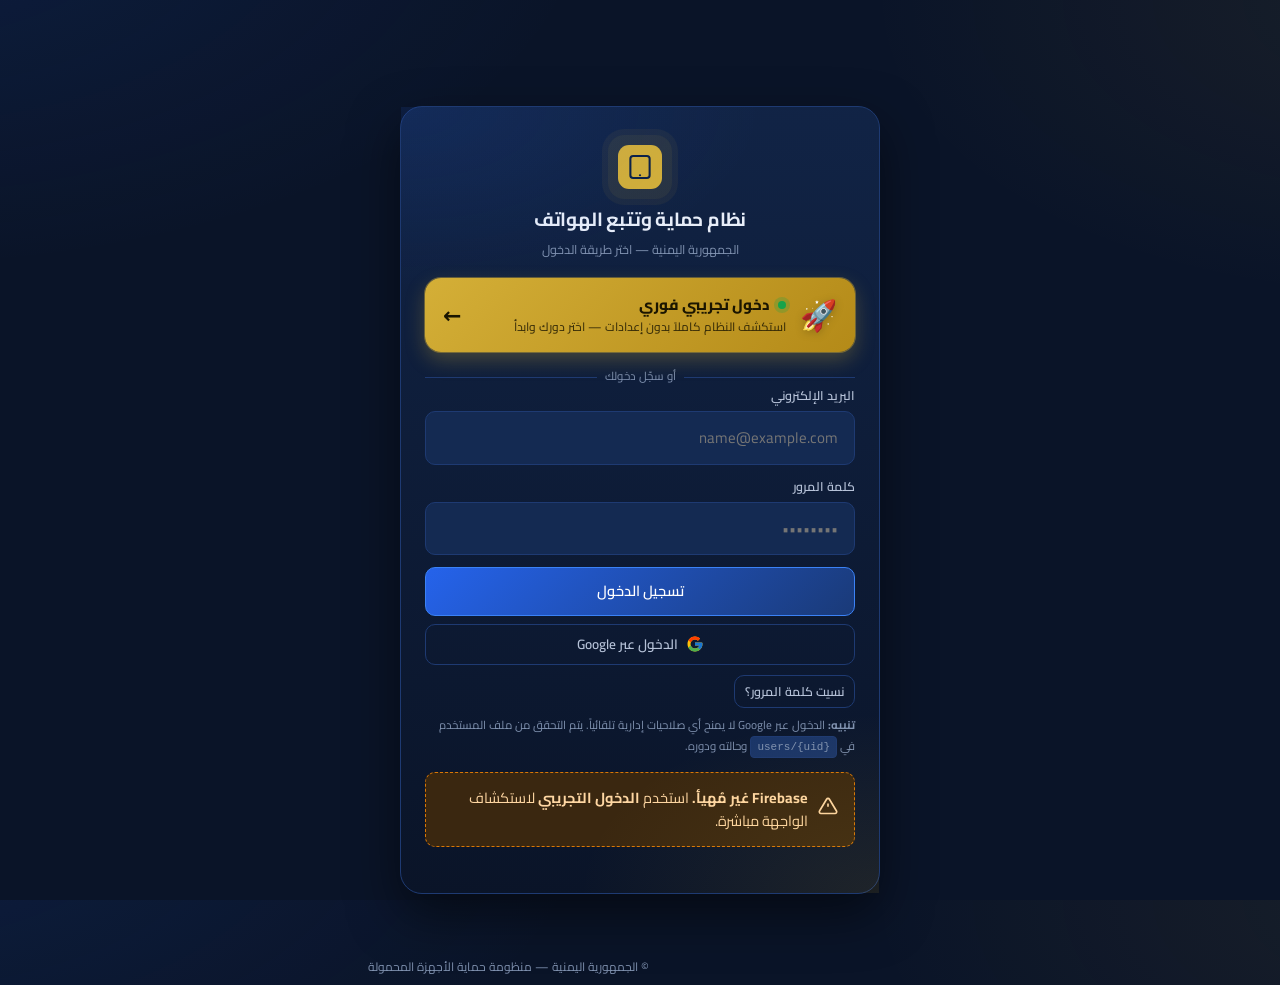
<file: index.html>
<!DOCTYPE html>
<html lang="ar" dir="rtl" data-theme="dark">
<head>
  <meta charset="UTF-8" />
  <meta name="viewport" content="width=device-width, initial-scale=1.0" />
  <meta name="description" content="نظام حماية وتتبع وتسجيل الهواتف - الجمهورية اليمنية" />
  <title>نظام حماية وتتبع الهواتف | الجمهورية اليمنية</title>

  <!-- PWA / Favicon placeholder -->
  <link rel="icon" href="data:image/svg+xml,%3Csvg xmlns='http://www.w3.org/2000/svg' viewBox='0 0 64 64'%3E%3Crect width='64' height='64' rx='12' fill='%230a1f44'/%3E%3Cpath d='M22 16h20a4 4 0 0 1 4 4v24a4 4 0 0 1-4 4H22a4 4 0 0 1-4-4V20a4 4 0 0 1 4-4z' fill='none' stroke='%23d4af37' stroke-width='2.5'/%3E%3Ccircle cx='32' cy='44' r='1.5' fill='%23d4af37'/%3E%3C/svg%3E" />

  <!-- Fonts -->
  <link rel="preconnect" href="https://fonts.googleapis.com" />
  <link rel="preconnect" href="https://fonts.gstatic.com" crossorigin />
  <link href="https://fonts.googleapis.com/css2?family=Cairo:wght@300;400;500;600;700;800&family=Tajawal:wght@400;500;700&display=swap" rel="stylesheet" />

  <!-- Styles -->
  <link rel="stylesheet" href="css/theme.css" />
  <link rel="stylesheet" href="css/layout.css" />
  <link rel="stylesheet" href="css/components.css" />
  <link rel="stylesheet" href="css/pages.css" />
</head>
<body>

  <!-- ============== TOP APP BAR ============== -->
  <header class="appbar" id="appbar">
    <div class="appbar__inner">
      <button class="iconbtn appbar__menu" id="btnMenu" aria-label="القائمة">
        <svg viewBox="0 0 24 24" width="22" height="22" fill="none" stroke="currentColor" stroke-width="2"><path d="M3 6h18M3 12h18M3 18h18"/></svg>
      </button>

      <a href="#/dashboard" class="appbar__brand">
        <div class="brand__mark" aria-hidden="true">
          <svg viewBox="0 0 32 32" width="28" height="28"><rect width="32" height="32" rx="7" fill="currentColor"/><path d="M11 8h10a2 2 0 0 1 2 2v12a2 2 0 0 1-2 2H11a2 2 0 0 1-2-2V10a2 2 0 0 1 2-2z" fill="none" stroke="#0a1f44" stroke-width="1.5"/><circle cx="16" cy="22" r="0.8" fill="#0a1f44"/></svg>
        </div>
        <div class="brand__txt">
          <span class="brand__title">نظام حماية الهواتف</span>
          <span class="brand__sub">الجمهورية اليمنية</span>
        </div>
      </a>

      <div class="appbar__actions">
        <button class="iconbtn" id="btnAlerts" aria-label="التنبيهات" title="التنبيهات">
          <svg viewBox="0 0 24 24" width="20" height="20" fill="none" stroke="currentColor" stroke-width="2"><path d="M6 8a6 6 0 0 1 12 0c0 7 3 9 3 9H3s3-2 3-9"/><path d="M10 21a2 2 0 0 0 4 0"/></svg>
          <span class="badge-dot" id="alertsDot" hidden></span>
        </button>
        <div class="userchip" id="userChip" hidden>
          <span class="userchip__avatar" id="userAvatar">؟</span>
          <span class="userchip__name" id="userName">—</span>
        </div>
      </div>
    </div>
  </header>

  <!-- ============== SIDE NAV ============== -->
  <aside class="sidenav" id="sidenav" aria-label="القائمة الجانبية">
    <nav class="sidenav__nav" id="sidenavNav">
      <!-- populated by js/router.js based on role -->
    </nav>
    <div class="sidenav__foot">
      <span class="muted small">Asia/Aden · YER · DD/MM/YYYY</span>
    </div>
  </aside>
  <div class="backdrop" id="backdrop" hidden></div>

  <!-- ============== MAIN ROUTER OUTLET ============== -->
  <main class="main" id="main">
    <!-- Page views rendered here -->
  </main>

  <!-- ============== TOAST CONTAINER ============== -->
  <div class="toast-stack" id="toastStack" aria-live="polite"></div>

  <!-- ============== CONFIRM MODAL ============== -->
  <div class="modal" id="modal" hidden>
    <div class="modal__backdrop" data-modal-close></div>
    <div class="modal__panel" role="dialog" aria-modal="true">
      <div class="modal__head">
        <h3 class="modal__title" id="modalTitle">تأكيد</h3>
        <button class="iconbtn" data-modal-close aria-label="إغلاق">
          <svg viewBox="0 0 24 24" width="18" height="18" fill="none" stroke="currentColor" stroke-width="2"><path d="M18 6 6 18M6 6l12 12"/></svg>
        </button>
      </div>
      <div class="modal__body" id="modalBody">...</div>
      <div class="modal__foot" id="modalFoot">
        <button class="btn btn--ghost" data-modal-close>إلغاء</button>
        <button class="btn btn--primary" id="modalConfirm">تأكيد</button>
      </div>
    </div>
  </div>

  <!-- ============== FOOTER (desktop only) ============== -->
  <footer class="appfoot">
    <span>© الجمهورية اليمنية — منظومة حماية الأجهزة المحمولة</span>
  </footer>

  <!-- ============== SCRIPTS ============== -->
  <!-- Inline bootstrap (immediate, no modules) -->
  <script>
    // Emergency inline bootstrap — يضمن عرض Login على الأقل
    (function() {
      const main = document.getElementById('main');
      const appbar = document.getElementById('appbar');
      if (appbar) appbar.style.display = 'none';
      const sidenav = document.getElementById('sidenav');
      if (sidenav) sidenav.style.display = 'none';
      if (main) {
        main.style.marginInlineStart = '0';
        main.innerHTML = `
          <div class="auth-wrap">
            <div class="auth-card" style="text-align:center">
              <div class="auth-illu"></div>
              <div class="auth-card__brand">
                <div class="brand__mark" style="color:#d4af37;font-size:48px">🛡️</div>
                <h1>نظام حماية وتتبع الهواتف</h1>
                <p>الجمهورية اليمنية</p>
              </div>
              <div style="padding:20px">
                <div class="spinner" style="width:32px;height:32px;border-width:3px"></div>
                <p style="margin-top:12px;color:#94a3b8">جاري تحميل النظام...</p>
              </div>
            </div>
          </div>
        `;
      }
    })();
  </script>

  <!-- Main app as a single module entry -->
  <script type="module" src="js/app.js"></script>
</body>
</html>
</file>
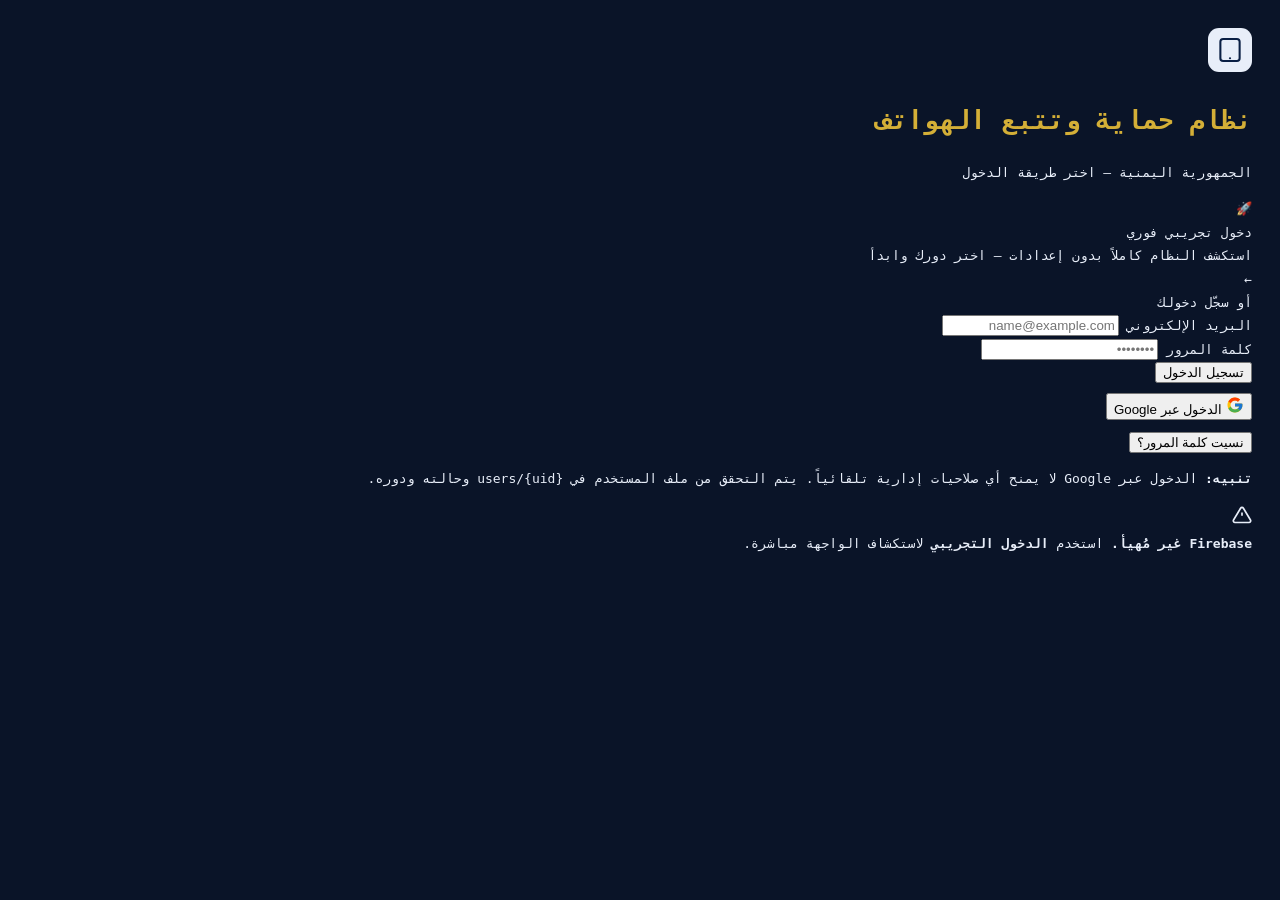
<file: debug.html>
<!DOCTYPE html>
<html lang="ar" dir="rtl">
<head>
  <meta charset="UTF-8" />
  <meta name="viewport" content="width=device-width, initial-scale=1.0" />
  <title>تشخيص - Yemen MPS</title>
  <style>
    body { font-family: monospace; padding: 20px; background: #0a1428; color: #e8eef9; line-height: 1.8; }
    .ok  { color: #4ade80; }
    .err { color: #f87171; }
    .warn { color: #fbbf24; }
    h1 { color: #d4af37; }
    pre { background: #000; padding: 12px; border-radius: 8px; overflow-x: auto; }
  </style>
</head>
<body>
  <h1>🔍 تشخيص Yemen MPS</h1>
  <div id="out">جاري التحميل...</div>

  <script type="module">
    const out = document.getElementById('out');
    function log(msg, type = 'info') {
      const cls = type === 'ok' ? 'ok' : type === 'err' ? 'err' : type === 'warn' ? 'warn' : '';
      const d = document.createElement('div');
      d.className = cls;
      d.textContent = (type === 'ok' ? '✅ ' : type === 'err' ? '❌ ' : type === 'warn' ? '⚠️ ' : '   ') + msg;
      out.appendChild(d);
    }
    try {
      log('بدء التحميل...');
      log('=== اختبار firebase.js ===');
      const fb = await import('./js/firebase.js');
      log('firebase.js exports: ' + Object.keys(fb).length + ' keys', 'ok');
      log('  - isDemoMode: ' + typeof fb.isDemoMode, 'ok');
      log('  - listDemoUsers: ' + typeof fb.listDemoUsers, 'ok');
      log('  - watchAuth: ' + typeof fb.watchAuth, 'ok');
      log('  - checkIMEI: ' + typeof fb.checkIMEI, 'ok');

      const users = fb.listDemoUsers();
      log('المستخدمون التجريبيون: ' + users.length, 'ok');
      users.forEach(u => log('  - ' + u.key + ' (' + u.fullName + ')'));

      log('=== اختبار auth.js ===');
      const auth = await import('./js/auth.js');
      log('auth.js exports: ' + Object.keys(auth).length + ' keys', 'ok');
      log('  - enterDemo: ' + typeof auth.enterDemo, 'ok');

      log('=== اختبار permissions.js ===');
      const perm = await import('./js/permissions.js');
      log('permissions.js exports: ' + Object.keys(perm).length + ' keys', 'ok');

      log('=== اختبار ui.js ===');
      const ui = await import('./js/ui.js');
      log('ui.js exports: ' + Object.keys(ui).length + ' keys', 'ok');

      log('=== اختبار router.js ===');
      const router = await import('./js/router.js');
      log('router.js exports: ' + Object.keys(router).length + ' keys', 'ok');

      log('=== اختبار login.js ===');
      const login = await import('./js/pages/login.js');
      log('login.js exports: ' + Object.keys(login).length + ' keys', 'ok');

      log('=== محاولة تشغيل login ===');
      const main = document.getElementById('out');
      const origHTML = main.innerHTML;
      try {
        await login.render(document.body);
        log('✅ login.render() نجح!', 'ok');
      } catch (e) {
        log('❌ login.render() فشل: ' + e.message, 'err');
        log('Stack: ' + e.stack, 'err');
        main.innerHTML = origHTML;
      }
    } catch (e) {
      log('❌ خطأ: ' + e.message, 'err');
      log('Stack: ' + e.stack, 'err');
    }
  </script>
</body>
</html>
</file>
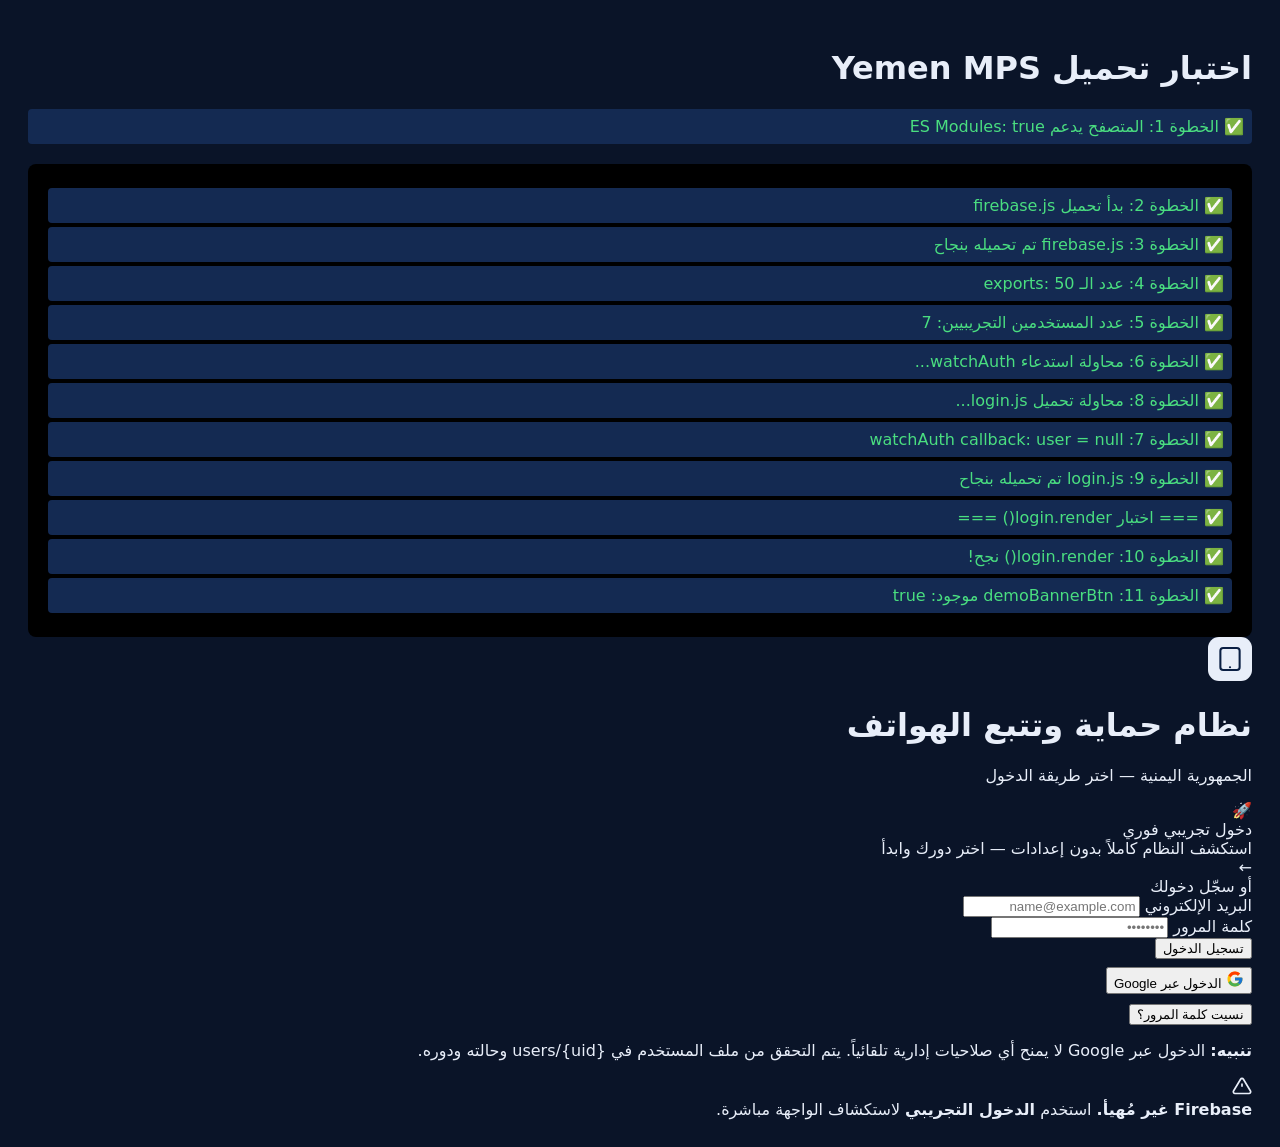
<file: test.html>
<!DOCTYPE html>
<html lang="ar" dir="rtl">
<head>
  <meta charset="UTF-8" />
  <meta name="viewport" content="width=device-width, initial-scale=1.0" />
  <title>اختبار سريع</title>
  <style>
    body { font-family: system-ui; padding: 20px; background: #0a1428; color: #e8eef9; }
    .ok { color: #4ade80; }
    .err { color: #f87171; }
    .step { padding: 8px; margin: 4px 0; background: #142a52; border-radius: 4px; }
  </style>
</head>
<body>
  <h1>اختبار تحميل Yemen MPS</h1>
  <div id="out"></div>
  <div id="result" style="margin-top:20px;padding:20px;background:#000;border-radius:8px"></div>

  <script>
    const out = document.getElementById('out');
    const result = document.getElementById('result');
    function log(msg, ok = true) {
      const d = document.createElement('div');
      d.className = 'step ' + (ok ? 'ok' : 'err');
      d.textContent = (ok ? '✅ ' : '❌ ') + msg;
      out.appendChild(d);
    }
    // Step 1: هل المتصفح يدعم modules؟
    log('الخطوة 1: المتصفح يدعم ES Modules: ' + ('noModule' in document.createElement('script')));
  </script>

  <script type="module">
    const result = document.getElementById('result');
    function log(msg, ok = true) {
      const d = document.createElement('div');
      d.className = 'step ' + (ok ? 'ok' : 'err');
      d.textContent = (ok ? '✅ ' : '❌ ') + msg;
      result.appendChild(d);
    }
    try {
      log('الخطوة 2: بدأ تحميل firebase.js');
      const fb = await import('./js/firebase.js');
      log('الخطوة 3: firebase.js تم تحميله بنجاح');
      log('الخطوة 4: عدد الـ exports: ' + Object.keys(fb).length);

      log('الخطوة 5: عدد المستخدمين التجريبيين: ' + fb.listDemoUsers().length);

      log('الخطوة 6: محاولة استدعاء watchAuth...');
      let watchAuthResult = 'pending';
      fb.watchAuth((user) => {
        log('الخطوة 7: watchAuth callback: user = ' + (user ? user.fullName : 'null'));
      });
      // في Demo mode يجب أن يُستدعى فوراً

      log('الخطوة 8: محاولة تحميل login.js...');
      const login = await import('./js/pages/login.js');
      log('الخطوة 9: login.js تم تحميله بنجاح');

      log('=== اختبار login.render() ===');
      const main = document.createElement('div');
      main.id = 'testmain';
      document.body.appendChild(main);
      await login.render(main);
      log('الخطوة 10: login.render() نجح!');

      const demoBanner = main.querySelector('#demoBannerBtn');
      log('الخطوة 11: demoBannerBtn موجود: ' + (!!demoBanner));

    } catch (e) {
      log('❌ خطأ: ' + e.message, false);
      log('Stack: ' + (e.stack || ''), false);
    }
  </script>
</body>
</html>
</file>
<file: css/theme.css>
/* =================================================================
   Yemen Mobile Protection System — Theme tokens
   Identity: Government + Cyber Security + Mobile Technology
   ================================================================= */

:root {
  /* Brand */
  --c-navy-900: #050d1f;
  --c-navy-800: #0a1f44;
  --c-navy-700: #112a5c;
  --c-navy-600: #1a3a78;
  --c-blue-500: #2563eb;
  --c-blue-400: #3b82f6;

  --c-gold-500: #d4af37;
  --c-gold-400: #e0c25b;
  --c-gold-300: #ecd98a;

  /* Surfaces (dark default) */
  --c-bg:        #0a1428;
  --c-surface:   #10203d;
  --c-surface-2: #142a52;
  --c-surface-3: #1a3568;
  --c-line:      #1e3a72;

  --c-text:      #e8eef9;
  --c-text-2:    #b6c2d8;
  --c-text-3:    #8092b0;
  --c-muted:     #6a7a98;

  /* Semantic */
  --c-success:    #16a34a;
  --c-success-bg: #0f3a23;
  --c-warn:       #d97706;
  --c-warn-bg:    #3a2710;
  --c-info:       #0891b2;
  --c-info-bg:    #0a2a33;
  --c-pending:    #ca8a04;
  --c-pending-bg: #2e2308;
  --c-danger:     #dc2626;
  --c-danger-bg:  #3a0f0f;
  --c-suspicious: #7c3aed;
  --c-suspicious-bg: #2a1654;

  /* Effects */
  --shadow-sm: 0 1px 2px rgba(0,0,0,.4);
  --shadow-md: 0 6px 18px rgba(0,0,0,.35);
  --shadow-lg: 0 20px 50px rgba(0,0,0,.5);
  --radius-sm: 6px;
  --radius:    10px;
  --radius-lg: 16px;
  --radius-xl: 22px;

  --t-fast: 140ms ease;
  --t:      220ms ease;
  --t-slow: 380ms ease;

  --appbar-h: 64px;
  --sidenav-w: 264px;

  --font-ar: "Cairo","Tajawal","Segoe UI",Tahoma,system-ui,sans-serif;
}

/* Light theme override (optional) */
[data-theme="light"] {
  --c-bg:        #f4f6fb;
  --c-surface:   #ffffff;
  --c-surface-2: #f0f3fa;
  --c-surface-3: #e6ecf7;
  --c-line:      #dbe2f0;
  --c-text:      #0a1f44;
  --c-text-2:    #33425e;
  --c-text-3:    #58698a;
  --c-muted:     #8693ad;
  --shadow-md:   0 6px 18px rgba(10,31,68,.08);
  --shadow-lg:   0 20px 50px rgba(10,31,68,.12);
}

* { box-sizing: border-box; }
html, body { height: 100%; }
body {
  margin: 0;
  font-family: var(--font-ar);
  background:
    radial-gradient(1200px 600px at -10% -10%, rgba(37,99,235,.12), transparent 60%),
    radial-gradient(900px 500px at 110% 0%, rgba(212,175,55,.07), transparent 60%),
    var(--c-bg);
  color: var(--c-text);
  font-size: 14.5px;
  line-height: 1.55;
  -webkit-font-smoothing: antialiased;
  min-height: 100vh;
  padding-top: var(--appbar-h);
  padding-bottom: 28px;
}

::selection { background: rgba(212,175,55,.35); color: #fff; }

a { color: var(--c-blue-400); text-decoration: none; }
a:hover { text-decoration: underline; }

h1, h2, h3, h4 { margin: 0; font-weight: 700; letter-spacing: -.01em; }
h1 { font-size: 22px; }
h2 { font-size: 18px; }
h3 { font-size: 16px; }
p  { margin: 0; }

.muted { color: var(--c-muted); }
.small { font-size: 12px; }
.mono  { font-family: ui-monospace, "JetBrains Mono", Menlo, monospace; }
.center{ text-align: center; }
.hide  { display: none !important; }

/* Scrollbar */
::-webkit-scrollbar { width: 10px; height: 10px; }
::-webkit-scrollbar-track { background: transparent; }
::-webkit-scrollbar-thumb { background: var(--c-line); border-radius: 8px; }
::-webkit-scrollbar-thumb:hover { background: var(--c-navy-600); }
</file>
<file: css/layout.css>
/* =================================================================
   Layout — Appbar, Sidenav, Main, Footer
   ================================================================= */

.appbar {
  position: fixed; top: 0; inset-inline: 0;
  height: var(--appbar-h);
  background: linear-gradient(180deg, rgba(10,31,68,.95), rgba(5,13,31,.95));
  border-bottom: 1px solid var(--c-line);
  backdrop-filter: blur(10px);
  z-index: 50;
}
.appbar__inner {
  height: 100%;
  display: flex; align-items: center; gap: 12px;
  padding: 0 14px;
}
.appbar__menu { display: none; }
.appbar__brand {
  display: flex; align-items: center; gap: 10px;
  color: var(--c-text); text-decoration: none;
}
.brand__mark { color: var(--c-gold-500); display: grid; place-items: center; }
.brand__txt { display: flex; flex-direction: column; line-height: 1.1; }
.brand__title { font-weight: 800; font-size: 15px; }
.brand__sub   { font-size: 11px; color: var(--c-text-3); }
.appbar__actions { margin-inline-start: auto; display: flex; align-items: center; gap: 8px; }
.userchip {
  display: flex; align-items: center; gap: 8px;
  padding: 4px 10px 4px 4px; border-radius: 999px;
  background: var(--c-surface-2); border: 1px solid var(--c-line);
}
.userchip__avatar {
  width: 30px; height: 30px; border-radius: 50%;
  background: linear-gradient(135deg, var(--c-navy-600), var(--c-gold-500));
  display: grid; place-items: center; color: #fff; font-weight: 700; font-size: 12px;
}
.userchip__name { font-size: 13px; max-width: 120px; overflow: hidden; text-overflow: ellipsis; white-space: nowrap; }

/* ===== Sidenav ===== */
.sidenav {
  position: fixed; top: var(--appbar-h); bottom: 0;
  inset-inline-start: 0;
  width: var(--sidenav-w);
  background: linear-gradient(180deg, rgba(16,32,61,.85), rgba(10,20,40,.85));
  border-inline-end: 1px solid var(--c-line);
  padding: 14px 10px;
  display: flex; flex-direction: column; gap: 8px;
  z-index: 40;
  overflow-y: auto;
  transform: translateX(0);
  transition: transform var(--t);
}
[dir="rtl"] .sidenav { transform: translateX(0); }
[dir="rtl"] .sidenav.is-closed { transform: translateX(100%); }
[dir="ltr"] .sidenav.is-closed { transform: translateX(-100%); }

.sidenav__nav { display: flex; flex-direction: column; gap: 2px; }
.sidenav__group { padding: 14px 10px 6px; color: var(--c-text-3); font-size: 11px; text-transform: uppercase; letter-spacing: .04em; }
.navlink {
  display: flex; align-items: center; gap: 10px;
  padding: 9px 12px; border-radius: var(--radius);
  color: var(--c-text-2); font-size: 14px;
  text-decoration: none; cursor: pointer;
  border: 1px solid transparent;
  transition: background var(--t-fast), color var(--t-fast), border var(--t-fast);
}
.navlink:hover { background: var(--c-surface-2); color: var(--c-text); }
.navlink.is-active {
  background: linear-gradient(135deg, rgba(37,99,235,.18), rgba(212,175,55,.10));
  color: #fff; border-color: rgba(212,175,55,.35);
}
.navlink svg { flex: 0 0 18px; }
.sidenav__foot { margin-top: auto; padding: 8px 10px; }

.backdrop {
  position: fixed; inset: var(--appbar-h) 0 0 0;
  background: rgba(0,0,0,.5); z-index: 35;
}

/* ===== Main ===== */
.main {
  margin-inline-start: var(--sidenav-w);
  padding: 18px 22px 32px;
  min-height: calc(100vh - var(--appbar-h));
}

/* ===== Footer ===== */
.appfoot {
  margin-inline-start: var(--sidenav-w);
  text-align: center;
  color: var(--c-text-3);
  font-size: 12px;
  padding: 8px 16px;
}

/* ===== Page header ===== */
.page-head {
  display: flex; align-items: center; gap: 12px; flex-wrap: wrap;
  margin-bottom: 18px;
}
.page-head__title { display: flex; flex-direction: column; gap: 2px; }
.page-head h1 { font-size: 20px; }
.page-head__sub { color: var(--c-text-3); font-size: 12.5px; }
.page-head__actions { margin-inline-start: auto; display: flex; gap: 8px; flex-wrap: wrap; }

/* ===== Grid helpers ===== */
.grid { display: grid; gap: 14px; }
.grid--2 { grid-template-columns: repeat(2, minmax(0, 1fr)); }
.grid--3 { grid-template-columns: repeat(3, minmax(0, 1fr)); }
.grid--4 { grid-template-columns: repeat(4, minmax(0, 1fr)); }
@media (max-width: 980px) {
  .grid--3, .grid--4 { grid-template-columns: repeat(2, minmax(0, 1fr)); }
}
@media (max-width: 640px) {
  .grid--2, .grid--3, .grid--4 { grid-template-columns: 1fr; }
}

/* ===== Responsive sidenav ===== */
@media (max-width: 900px) {
  .appbar__menu { display: inline-grid; }
  .sidenav { transform: translateX(100%); }
  [dir="rtl"] .sidenav { transform: translateX(100%); }
  [dir="ltr"] .sidenav { transform: translateX(-100%); }
  .sidenav.is-open { transform: translateX(0); }
  .main, .appfoot { margin-inline-start: 0; padding: 14px; }
}
</file>
<file: css/components.css>
/* =================================================================
   Components — Buttons, Cards, Inputs, Tables, Badges, Toasts
   ================================================================= */

/* ---------- Buttons ---------- */
.btn {
  display: inline-flex; align-items: center; justify-content: center; gap: 8px;
  padding: 9px 14px; min-height: 38px;
  border-radius: var(--radius);
  font: inherit; font-weight: 600; font-size: 13.5px;
  color: var(--c-text);
  background: var(--c-surface-2);
  border: 1px solid var(--c-line);
  cursor: pointer;
  transition: background var(--t-fast), border var(--t-fast), transform var(--t-fast);
  text-decoration: none;
  white-space: nowrap;
}
.btn:hover { background: var(--c-surface-3); }
.btn:active { transform: translateY(1px); }
.btn:disabled, .btn.is-disabled { opacity: .55; cursor: not-allowed; }

.btn--primary {
  background: linear-gradient(135deg, var(--c-blue-500), var(--c-navy-600));
  border-color: var(--c-blue-400);
  color: #fff;
}
.btn--primary:hover { filter: brightness(1.1); }

.btn--gold {
  background: linear-gradient(135deg, var(--c-gold-500), #b48a18);
  border-color: var(--c-gold-400);
  color: #1a1500;
}
.btn--gold:hover { filter: brightness(1.08); }

.btn--danger {
  background: var(--c-danger-bg);
  border-color: var(--c-danger);
  color: #ffd1d1;
}
.btn--danger:hover { background: #4a1414; }

.btn--success {
  background: var(--c-success-bg);
  border-color: var(--c-success);
  color: #c8f1d6;
}
.btn--success:hover { background: #14472b; }

.btn--ghost {
  background: transparent;
  border-color: var(--c-line);
  color: var(--c-text-2);
}
.btn--ghost:hover { background: var(--c-surface-2); color: var(--c-text); }

.btn--sm { padding: 6px 10px; min-height: 32px; font-size: 12.5px; }
.btn--lg { padding: 12px 18px; min-height: 44px; font-size: 14.5px; }
.btn--block { width: 100%; }

.iconbtn {
  display: inline-grid; place-items: center;
  width: 36px; height: 36px; border-radius: var(--radius);
  background: transparent; color: var(--c-text-2);
  border: 1px solid transparent; cursor: pointer;
  position: relative;
  transition: background var(--t-fast), color var(--t-fast);
}
.iconbtn:hover { background: var(--c-surface-2); color: var(--c-text); }

.badge-dot {
  position: absolute; top: 6px; inset-inline-end: 6px;
  width: 8px; height: 8px; border-radius: 50%;
  background: var(--c-danger);
  box-shadow: 0 0 0 2px var(--c-bg);
}

/* ---------- Cards ---------- */
.card {
  background: linear-gradient(180deg, rgba(20,42,82,.6), rgba(16,32,61,.6));
  border: 1px solid var(--c-line);
  border-radius: var(--radius-lg);
  padding: 16px;
  box-shadow: var(--shadow-md);
}
.card--soft { background: var(--c-surface); }
.card__head { display: flex; align-items: center; gap: 10px; margin-bottom: 12px; }
.card__head h2 { font-size: 15.5px; }
.card__head .iconbtn { margin-inline-start: auto; }
.card__sub { color: var(--c-text-3); font-size: 12px; }

.stat {
  display: flex; flex-direction: column; gap: 6px;
  padding: 16px;
  background: linear-gradient(180deg, rgba(20,42,82,.6), rgba(10,20,40,.6));
  border: 1px solid var(--c-line);
  border-radius: var(--radius-lg);
  position: relative; overflow: hidden;
}
.stat::before {
  content: ""; position: absolute; inset: 0 0 auto 0; height: 3px;
  background: linear-gradient(90deg, var(--c-blue-500), var(--c-gold-500));
}
.stat__label { color: var(--c-text-3); font-size: 12.5px; }
.stat__value { font-size: 26px; font-weight: 800; }
.stat__hint  { color: var(--c-text-3); font-size: 11.5px; }
.stat--green::before  { background: var(--c-success); }
.stat--gold::before   { background: var(--c-gold-500); }
.stat--blue::before   { background: var(--c-blue-500); }
.stat--red::before    { background: var(--c-danger); }
.stat--purple::before { background: var(--c-suspicious); }
.stat--orange::before { background: var(--c-warn); }

/* ---------- Form inputs ---------- */
.field { display: flex; flex-direction: column; gap: 6px; }
.field__label { font-size: 12.5px; color: var(--c-text-2); font-weight: 600; }
.field__hint  { font-size: 11.5px; color: var(--c-text-3); }
.field__error { font-size: 11.5px; color: #ff8a8a; }

.input, .select, .textarea {
  width: 100%;
  background: var(--c-surface-2);
  color: var(--c-text);
  border: 1px solid var(--c-line);
  border-radius: var(--radius);
  padding: 10px 12px;
  font: inherit; font-size: 13.5px;
  transition: border var(--t-fast), background var(--t-fast);
  outline: none;
}
.input:focus, .select:focus, .textarea:focus {
  border-color: var(--c-blue-400);
  background: var(--c-surface-3);
}
.textarea { min-height: 90px; resize: vertical; }
.input--lg { padding: 14px 16px; font-size: 15px; }
.input--mono { font-family: ui-monospace, monospace; letter-spacing: .04em; }

.input--imei {
  font-family: ui-monospace, "JetBrains Mono", monospace;
  font-size: 18px;
  letter-spacing: .15em;
  text-align: center;
  padding: 16px;
}

.input-group {
  display: flex; gap: 8px; align-items: center;
}
.input-group .input { flex: 1; }

/* ---------- Badges ---------- */
.badge {
  display: inline-flex; align-items: center; gap: 6px;
  padding: 3px 9px; border-radius: 999px;
  font-size: 11.5px; font-weight: 700;
  border: 1px solid transparent;
  background: var(--c-surface-3); color: var(--c-text-2);
  white-space: nowrap;
}
.badge--success { background: var(--c-success-bg); color: #8ee0ac; border-color: rgba(22,163,74,.4); }
.badge--danger  { background: var(--c-danger-bg);  color: #ff9b9b; border-color: rgba(220,38,38,.45); }
.badge--warn    { background: var(--c-warn-bg);    color: #ffc888; border-color: rgba(217,119,6,.45); }
.badge--info    { background: var(--c-info-bg);    color: #7ed5e7; border-color: rgba(8,145,178,.45); }
.badge--pending { background: var(--c-pending-bg); color: #f1d779; border-color: rgba(202,138,4,.45); }
.badge--suspicious { background: var(--c-suspicious-bg); color: #c9b1ff; border-color: rgba(124,58,237,.45); }
.badge--gold    { background: rgba(212,175,55,.16); color: var(--c-gold-300); border-color: rgba(212,175,55,.4); }
.badge--muted   { background: var(--c-surface-3); color: var(--c-text-3); }

.dot {
  display: inline-block; width: 8px; height: 8px; border-radius: 50%;
  background: currentColor; box-shadow: 0 0 8px currentColor;
}

/* ---------- Table ---------- */
.table-wrap { overflow-x: auto; border: 1px solid var(--c-line); border-radius: var(--radius); background: var(--c-surface); }
.table { width: 100%; border-collapse: collapse; font-size: 13px; }
.table th, .table td { padding: 11px 12px; text-align: start; border-bottom: 1px solid var(--c-line); }
.table thead th {
  background: var(--c-surface-2);
  color: var(--c-text-2);
  font-weight: 700; font-size: 12px;
  position: sticky; top: 0;
}
.table tbody tr:hover { background: rgba(255,255,255,.02); }
.table .num { font-variant-numeric: tabular-nums; }

/* ---------- Toast ---------- */
.toast-stack {
  position: fixed; bottom: 18px; inset-inline-end: 18px;
  display: flex; flex-direction: column; gap: 8px;
  z-index: 100; max-width: 360px;
}
.toast {
  display: flex; align-items: flex-start; gap: 10px;
  padding: 12px 14px; border-radius: var(--radius);
  background: var(--c-surface-2); border: 1px solid var(--c-line);
  box-shadow: var(--shadow-lg);
  animation: slideIn var(--t);
  color: var(--c-text);
}
.toast--success { border-color: var(--c-success); }
.toast--danger  { border-color: var(--c-danger); }
.toast--warn    { border-color: var(--c-warn); }
.toast--info    { border-color: var(--c-info); }
.toast__title { font-weight: 700; font-size: 13.5px; }
.toast__body  { font-size: 12.5px; color: var(--c-text-2); margin-top: 2px; }
.toast__close { margin-inline-start: auto; cursor: pointer; opacity: .7; }
.toast__close:hover { opacity: 1; }
@keyframes slideIn { from { transform: translateY(8px); opacity: 0; } to { transform: none; opacity: 1; } }

/* ---------- Modal ---------- */
.modal { position: fixed; inset: 0; z-index: 80; display: grid; place-items: center; }
.modal[hidden] { display: none !important; }
.modal__backdrop { position: absolute; inset: 0; background: rgba(0,0,0,.6); }
.modal__panel {
  position: relative; z-index: 1; width: min(560px, 92vw);
  background: var(--c-surface); border: 1px solid var(--c-line);
  border-radius: var(--radius-lg);
  box-shadow: var(--shadow-lg);
  max-height: 86vh; display: flex; flex-direction: column;
  animation: popIn var(--t);
}
@keyframes popIn { from { transform: scale(.96); opacity: 0; } to { transform: none; opacity: 1; } }
.modal__head { display: flex; align-items: center; gap: 8px; padding: 14px 16px; border-bottom: 1px solid var(--c-line); }
.modal__title { font-size: 15.5px; }
.modal__body { padding: 16px; overflow: auto; }
.modal__foot { display: flex; gap: 8px; justify-content: flex-end; padding: 12px 16px; border-top: 1px solid var(--c-line); }

/* ---------- Skeleton / Empty / Loading ---------- */
.skeleton {
  background: linear-gradient(90deg, var(--c-surface-2) 0%, var(--c-surface-3) 50%, var(--c-surface-2) 100%);
  background-size: 200% 100%;
  animation: shimmer 1.4s linear infinite;
  border-radius: var(--radius-sm);
}
@keyframes shimmer { from { background-position: 200% 0; } to { background-position: -200% 0; } }

.empty {
  text-align: center; padding: 36px 16px;
  color: var(--c-text-3);
  border: 1px dashed var(--c-line);
  border-radius: var(--radius-lg);
  background: rgba(255,255,255,.01);
}
.empty__icon { font-size: 38px; margin-bottom: 8px; opacity: .7; }
.empty__title { font-weight: 700; color: var(--c-text-2); margin-bottom: 4px; }

.spinner {
  width: 20px; height: 20px; border-radius: 50%;
  border: 2px solid var(--c-line); border-top-color: var(--c-gold-500);
  animation: spin .8s linear infinite; display: inline-block;
}
@keyframes spin { to { transform: rotate(360deg); } }

/* ---------- Tabs ---------- */
.tabs { display: flex; gap: 4px; border-bottom: 1px solid var(--c-line); margin-bottom: 16px; overflow-x: auto; }
.tab {
  padding: 9px 14px; cursor: pointer; font-size: 13.5px; font-weight: 600;
  color: var(--c-text-3); border-bottom: 2px solid transparent;
  background: none; border-top: 0; border-inline: 0;
  white-space: nowrap;
}
.tab.is-active { color: var(--c-gold-300); border-bottom-color: var(--c-gold-500); }

/* ---------- Misc ---------- */
.divider { height: 1px; background: var(--c-line); margin: 14px 0; }
.row { display: flex; gap: 10px; align-items: center; flex-wrap: wrap; }
.row--between { justify-content: space-between; }
.spacer { flex: 1; }

.kbd {
  display: inline-block; padding: 1px 6px; border-radius: 4px;
  background: var(--c-surface-3); border: 1px solid var(--c-line);
  font-family: ui-monospace, monospace; font-size: 11px;
}

.tag {
  display: inline-flex; align-items: center; gap: 5px;
  padding: 2px 7px; border-radius: 5px;
  background: var(--c-surface-3); color: var(--c-text-2);
  font-size: 11px; font-weight: 600;
}

.pill {
  padding: 4px 10px; border-radius: 999px;
  background: rgba(212,175,55,.12); color: var(--c-gold-300);
  border: 1px solid rgba(212,175,55,.3);
  font-size: 11.5px; font-weight: 700;
}

.masked { font-family: ui-monospace, monospace; letter-spacing: .15em; }
</file>
<file: css/pages.css>
/* =================================================================
   Pages — specific styles
   ================================================================= */

/* ===== Login ===== */
.auth-wrap {
  min-height: calc(100vh - var(--appbar-h));
  display: grid; place-items: center; padding: 20px;
}
.auth-card {
  width: min(440px, 100%);
  background: linear-gradient(180deg, rgba(20,42,82,.7), rgba(10,20,40,.7));
  border: 1px solid var(--c-line);
  border-radius: var(--radius-xl);
  padding: 28px 24px;
  box-shadow: var(--shadow-lg);
}
.auth-card__brand {
  display: flex; flex-direction: column; align-items: center; gap: 6px;
  margin-bottom: 18px;
}
.auth-card__brand .brand__mark { color: var(--c-gold-500); }
.auth-card__brand h1 { font-size: 19px; }
.auth-card__brand p { color: var(--c-text-3); font-size: 12.5px; }
.auth-card form { display: flex; flex-direction: column; gap: 12px; }
.auth-divider { display: flex; align-items: center; gap: 8px; color: var(--c-text-3); font-size: 11.5px; }
.auth-divider::before, .auth-divider::after { content: ""; flex: 1; height: 1px; background: var(--c-line); }
.auth-note { font-size: 11.5px; color: var(--c-text-3); margin-top: 8px; line-height: 1.7; }

/* ===== IMEI Result ===== */
.imei-result {
  margin-top: 18px;
  border-radius: var(--radius-lg);
  padding: 18px;
  border: 1px solid var(--c-line);
  background: var(--c-surface);
  display: flex; flex-direction: column; gap: 10px;
  position: relative; overflow: hidden;
}
.imei-result::before {
  content: ""; position: absolute; inset: 0 0 auto 0; height: 4px;
}
.imei-result .row { gap: 14px; }
.imei-result__icon {
  width: 48px; height: 48px; border-radius: 12px;
  display: grid; place-items: center; font-size: 24px;
}
.imei-result__title { font-size: 16px; font-weight: 800; }
.imei-result__sub   { color: var(--c-text-3); font-size: 12.5px; }

.imei-result--active     { border-color: rgba(22,163,74,.5); }
.imei-result--active::before { background: var(--c-success); }
.imei-result--active .imei-result__icon { background: var(--c-success-bg); color: #8ee0ac; }

.imei-result--unregistered { border-color: rgba(106,122,152,.5); }
.imei-result--unregistered::before { background: var(--c-muted); }
.imei-result--unregistered .imei-result__icon { background: var(--c-surface-3); color: var(--c-text-2); }

.imei-result--lost, .imei-result--stolen, .imei-result--blocked { border-color: rgba(220,38,38,.55); }
.imei-result--lost::before, .imei-result--stolen::before, .imei-result--blocked::before { background: var(--c-danger); }
.imei-result--lost .imei-result__icon, .imei-result--stolen .imei-result__icon, .imei-result--blocked .imei-result__icon { background: var(--c-danger-bg); color: #ff9b9b; }

.imei-result--recovered { border-color: rgba(8,145,178,.5); }
.imei-result--recovered::before { background: var(--c-info); }
.imei-result--recovered .imei-result__icon { background: var(--c-info-bg); color: #7ed5e7; }

.imei-result--under_verification { border-color: rgba(202,138,4,.5); }
.imei-result--under_verification::before { background: var(--c-pending); }
.imei-result--under_verification .imei-result__icon { background: var(--c-pending-bg); color: #f1d779; }

.imei-result--suspicious { border-color: rgba(124,58,237,.5); }
.imei-result--suspicious::before { background: var(--c-suspicious); }
.imei-result--suspicious .imei-result__icon { background: var(--c-suspicious-bg); color: #c9b1ff; }

/* Detail rows */
.kv { display: grid; grid-template-columns: 130px 1fr; gap: 6px 12px; font-size: 13px; }
.kv > dt { color: var(--c-text-3); }
.kv > dd { margin: 0; color: var(--c-text); font-weight: 500; }
@media (max-width: 480px) { .kv { grid-template-columns: 1fr; } .kv > dt { font-size: 11.5px; } }

/* ===== Dashboard hero ===== */
.hero {
  display: grid; grid-template-columns: 2fr 1fr; gap: 14px; margin-bottom: 18px;
}
@media (max-width: 980px) { .hero { grid-template-columns: 1fr; } }
.hero__main {
  padding: 20px;
  background: linear-gradient(135deg, rgba(10,31,68,.9), rgba(20,42,82,.9));
  border: 1px solid var(--c-line);
  border-radius: var(--radius-lg);
  position: relative; overflow: hidden;
}
.hero__main::after {
  content: "";
  position: absolute; left: -40px; bottom: -40px;
  width: 220px; height: 220px;
  background: radial-gradient(circle, rgba(212,175,55,.18), transparent 60%);
}
.hero__main h1 { font-size: 22px; }
.hero__main p  { color: var(--c-text-2); margin-top: 6px; max-width: 520px; }
.hero__side {
  display: grid; grid-template-rows: auto auto; gap: 14px;
}

.clock {
  padding: 14px 16px;
  background: var(--c-surface);
  border: 1px solid var(--c-line);
  border-radius: var(--radius-lg);
  display: flex; align-items: center; gap: 12px;
}
.clock__time { font-size: 22px; font-weight: 800; font-variant-numeric: tabular-nums; }
.clock__date { color: var(--c-text-3); font-size: 12.5px; }
.clock__icon {
  width: 42px; height: 42px; border-radius: 12px;
  background: linear-gradient(135deg, var(--c-navy-600), var(--c-gold-500));
  display: grid; place-items: center; color: #fff; font-size: 18px;
}

/* ===== Stat tile grid ===== */
.stats-grid { display: grid; grid-template-columns: repeat(4, minmax(0, 1fr)); gap: 12px; }
@media (max-width: 980px) { .stats-grid { grid-template-columns: repeat(2, minmax(0, 1fr)); } }
@media (max-width: 480px) { .stats-grid { grid-template-columns: 1fr; } }

/* ===== Big search ===== */
.big-search {
  display: flex; flex-direction: column; gap: 10px;
  padding: 18px;
  background: linear-gradient(135deg, rgba(20,42,82,.7), rgba(10,31,68,.7));
  border: 1px solid var(--c-line);
  border-radius: var(--radius-lg);
}
.big-search h2 { font-size: 16px; }
.big-search p  { color: var(--c-text-3); font-size: 12.5px; }
.big-search__row { display: flex; gap: 8px; flex-wrap: wrap; }
.big-search__row .input { flex: 1; min-width: 220px; }

/* ===== Detail page ===== */
.detail-grid { display: grid; grid-template-columns: 1.2fr .8fr; gap: 14px; }
@media (max-width: 900px) { .detail-grid { grid-template-columns: 1fr; } }

/* ===== Side list ===== */
.list { display: flex; flex-direction: column; gap: 4px; }
.list__item {
  display: flex; align-items: center; gap: 10px;
  padding: 10px 12px; border-radius: var(--radius);
  background: var(--c-surface-2);
  border: 1px solid var(--c-line);
}
.list__item .meta { display: flex; flex-direction: column; }
.list__item .meta b { font-size: 13.5px; }
.list__item .meta span { color: var(--c-text-3); font-size: 11.5px; }
.list__item .right { margin-inline-start: auto; }

/* ===== Timeline ===== */
.timeline { display: flex; flex-direction: column; gap: 0; }
.timeline__item { display: flex; gap: 12px; padding: 10px 0; position: relative; }
.timeline__dot {
  width: 12px; height: 12px; border-radius: 50%;
  background: var(--c-gold-500); margin-top: 5px; flex-shrink: 0;
  box-shadow: 0 0 0 4px rgba(212,175,55,.18);
}
.timeline__line {
  position: absolute; top: 18px; bottom: -10px; inset-inline-start: 5px; width: 2px;
  background: var(--c-line);
}
.timeline__item:last-child .timeline__line { display: none; }
.timeline__body { display: flex; flex-direction: column; gap: 2px; padding-bottom: 8px; }
.timeline__title { font-weight: 600; font-size: 13.5px; }
.timeline__meta  { color: var(--c-text-3); font-size: 11.5px; }

/* ===== Banner ===== */
.banner {
  display: flex; align-items: center; gap: 12px;
  padding: 12px 14px;
  border-radius: var(--radius);
  border: 1px solid;
  font-size: 13px;
}
.banner--info  { background: var(--c-info-bg); border-color: var(--c-info); }
.banner--warn  { background: var(--c-warn-bg); border-color: var(--c-warn); }
.banner--danger{ background: var(--c-danger-bg); border-color: var(--c-danger); }
.banner--success{ background: var(--c-success-bg); border-color: var(--c-success); }

/* ===== Toolbar ===== */
.toolbar {
  display: flex; gap: 8px; align-items: center; flex-wrap: wrap;
  padding: 10px 12px; background: var(--c-surface-2);
  border: 1px solid var(--c-line);
  border-radius: var(--radius);
  margin-bottom: 12px;
}
.toolbar .input, .toolbar .select { min-width: 180px; }

/* ===== Notice / Lockout ===== */
.notice {
  margin: 18px 0; padding: 14px 16px;
  border-radius: var(--radius);
  border: 1px dashed var(--c-warn);
  background: var(--c-warn-bg);
  color: #ffd7a3;
  display: flex; align-items: center; gap: 10px;
}

/* ===== Login illustration ===== */
.auth-illu {
  position: absolute; inset: 0;
  pointer-events: none;
  background:
    radial-gradient(600px 300px at 0% 0%, rgba(37,99,235,.12), transparent 60%),
    radial-gradient(500px 300px at 100% 100%, rgba(212,175,55,.1), transparent 60%);
}

/* =================================================================
   Login V2 — تصميم محسّن مع Demo Mode بارز
   ================================================================= */

.auth-stage {
  width: min(960px, 100%);
  animation: stageIn .4s ease;
}
@keyframes stageIn {
  from { opacity: 0; transform: translateY(8px); }
  to   { opacity: 1; transform: none; }
}

.auth-card--main {
  width: min(480px, 100%);
  margin: 0 auto;
  position: relative;
}

.auth-card--demo {
  width: 100%;
  position: relative;
}

.auth-brand-mark {
  color: var(--c-gold-500);
  width: 64px; height: 64px;
  border-radius: 16px;
  background: rgba(212,175,55,.12);
  display: grid; place-items: center;
  box-shadow: 0 0 0 6px rgba(212,175,55,.06);
}

/* --- Demo Banner (بطاقة بارزة في الصفحة الرئيسية) --- */
.demo-banner {
  position: relative;
  display: flex; align-items: center; gap: 14px;
  padding: 14px 18px;
  margin: 4px 0 16px;
  background: linear-gradient(135deg, #d4af37 0%, #b48a18 100%);
  color: #1a1500;
  border-radius: var(--radius-lg);
  cursor: pointer;
  border: none;
  width: 100%;
  text-align: start;
  font: inherit;
  overflow: hidden;
  box-shadow: 0 8px 20px rgba(212,175,55,.28), 0 0 0 1px rgba(212,175,55,.4);
  transition: transform .2s ease, box-shadow .2s ease;
  outline: none;
}
.demo-banner:hover {
  transform: translateY(-2px);
  box-shadow: 0 12px 28px rgba(212,175,55,.38), 0 0 0 1px rgba(212,175,55,.5);
}
.demo-banner:focus-visible {
  box-shadow: 0 0 0 3px rgba(212,175,55,.6), 0 8px 20px rgba(212,175,55,.28);
}
.demo-banner:active { transform: translateY(0); }

.demo-banner__glow {
  position: absolute;
  inset: -2px;
  background: linear-gradient(120deg, transparent 30%, rgba(255,255,255,.35) 50%, transparent 70%);
  transform: translateX(-100%);
  animation: shimmerSlide 3.4s ease-in-out infinite;
  pointer-events: none;
}
@keyframes shimmerSlide {
  0%, 20% { transform: translateX(-100%); }
  60%, 100% { transform: translateX(100%); }
}

.demo-banner__icon {
  font-size: 30px;
  flex: 0 0 auto;
  filter: drop-shadow(0 2px 4px rgba(0,0,0,.2));
}
.demo-banner__body { flex: 1; min-width: 0; }
.demo-banner__title {
  font-weight: 800; font-size: 15px;
  display: flex; align-items: center; gap: 8px;
}
.demo-banner__title::before {
  content: ""; width: 8px; height: 8px; border-radius: 50%;
  background: #16a34a; box-shadow: 0 0 0 4px rgba(22,163,74,.25);
  animation: pulse 1.8s ease-in-out infinite;
}
@keyframes pulse {
  0%, 100% { box-shadow: 0 0 0 4px rgba(22,163,74,.25); }
  50%      { box-shadow: 0 0 0 8px rgba(22,163,74,.1); }
}
.demo-banner__sub {
  font-size: 12px;
  opacity: .8;
  margin-top: 2px;
  font-weight: 500;
}
.demo-banner__arrow {
  font-size: 22px;
  font-weight: 700;
  flex: 0 0 auto;
  transition: transform .2s ease;
}
.demo-banner:hover .demo-banner__arrow { transform: translateX(-4px); }

/* --- زر الرجوع --- */
.auth-back-btn {
  display: inline-flex; align-items: center; gap: 6px;
  padding: 7px 14px;
  background: rgba(255,255,255,.05);
  color: var(--c-text-2);
  border: 1px solid var(--c-line);
  border-radius: 999px;
  font: inherit; font-size: 12.5px; font-weight: 600;
  cursor: pointer;
  margin-bottom: 14px;
  transition: background .15s ease;
}
.auth-back-btn:hover { background: var(--c-surface-2); color: var(--c-text); }
.auth-back-btn span { font-size: 16px; }

/* --- شاشة اختيار الدور --- */
.demo-picker-icon {
  font-size: 48px;
  margin-bottom: 6px;
  animation: floatY 3s ease-in-out infinite;
}
@keyframes floatY {
  0%, 100% { transform: translateY(0); }
  50%      { transform: translateY(-6px); }
}

.demo-group {
  margin-bottom: 18px;
}
.demo-group__title {
  display: flex; align-items: center; gap: 8px;
  font-size: 12px; font-weight: 700; text-transform: uppercase;
  color: var(--c-text-3);
  letter-spacing: .04em;
  margin-bottom: 10px;
  padding: 0 4px;
}
.demo-group__title .dot {
  width: 6px; height: 6px; border-radius: 50%;
  background: var(--c-gold-500);
  box-shadow: 0 0 6px var(--c-gold-500);
}

.demo-grid {
  display: grid;
  grid-template-columns: repeat(auto-fill, minmax(280px, 1fr));
  gap: 10px;
}
@media (max-width: 640px) {
  .demo-grid { grid-template-columns: 1fr; }
}

.demo-card {
  --accent: var(--c-blue-500);
  display: flex; align-items: center; gap: 12px;
  padding: 14px;
  background: linear-gradient(180deg, rgba(20,42,82,.55), rgba(10,20,40,.55));
  border: 1px solid var(--c-line);
  border-radius: var(--radius-lg);
  cursor: pointer;
  text-align: start;
  font: inherit;
  color: var(--c-text);
  width: 100%;
  position: relative;
  overflow: hidden;
  transition: transform .18s ease, border-color .18s ease, background .18s ease;
}
.demo-card::before {
  content: "";
  position: absolute; inset: 0 0 auto 0; height: 2px;
  background: var(--accent);
  transform: scaleX(0); transform-origin: right;
  transition: transform .25s ease;
}
.demo-card:hover {
  border-color: var(--accent);
  background: linear-gradient(180deg, rgba(20,42,82,.75), rgba(10,20,40,.75));
  transform: translateY(-2px);
}
.demo-card:hover::before { transform: scaleX(1); transform-origin: left; }
.demo-card.is-loading { opacity: .6; pointer-events: none; }

.demo-card__icon {
  width: 48px; height: 48px;
  border-radius: 12px;
  display: grid; place-items: center;
  font-size: 24px;
  flex-shrink: 0;
}
.demo-card__body {
  flex: 1; min-width: 0;
}
.demo-card__name {
  font-weight: 700; font-size: 14px;
  margin-bottom: 2px;
  overflow: hidden; text-overflow: ellipsis; white-space: nowrap;
}
.demo-card__role {
  font-size: 12px; color: var(--accent);
  font-weight: 700;
  margin-bottom: 4px;
}
.demo-card__meta {
  font-size: 11px; color: var(--c-text-3);
  overflow: hidden; text-overflow: ellipsis; white-space: nowrap;
}
.demo-card__badge {
  display: inline-block; margin-top: 6px;
  padding: 2px 8px; border-radius: 999px;
  background: rgba(212,175,55,.2); color: var(--c-gold-300);
  font-size: 10.5px; font-weight: 700;
  border: 1px solid rgba(212,175,55,.3);
}
.demo-card__hint {
  display: inline-block; margin-top: 4px;
  font-size: 10.5px; color: var(--c-text-3);
}
.demo-card__arrow {
  font-size: 18px; font-weight: 800;
  flex-shrink: 0;
  transition: transform .2s ease;
}
.demo-card:hover .demo-card__arrow { transform: translateX(-4px); }

.demo-note {
  display: flex; align-items: flex-start; gap: 10px;
  padding: 12px 14px;
  margin-top: 18px;
  background: var(--c-info-bg);
  border: 1px solid var(--c-info);
  color: #cce8f0;
  border-radius: var(--radius);
  font-size: 12px;
  line-height: 1.7;
}

/* تحسينات responsive */
@media (max-width: 768px) {
  .auth-card--demo { padding: 20px 16px; }
  .demo-banner { padding: 12px 14px; }
  .demo-banner__title { font-size: 14px; }
  .demo-banner__sub { font-size: 11px; }
  .demo-picker-icon { font-size: 36px; }
}
</file>
